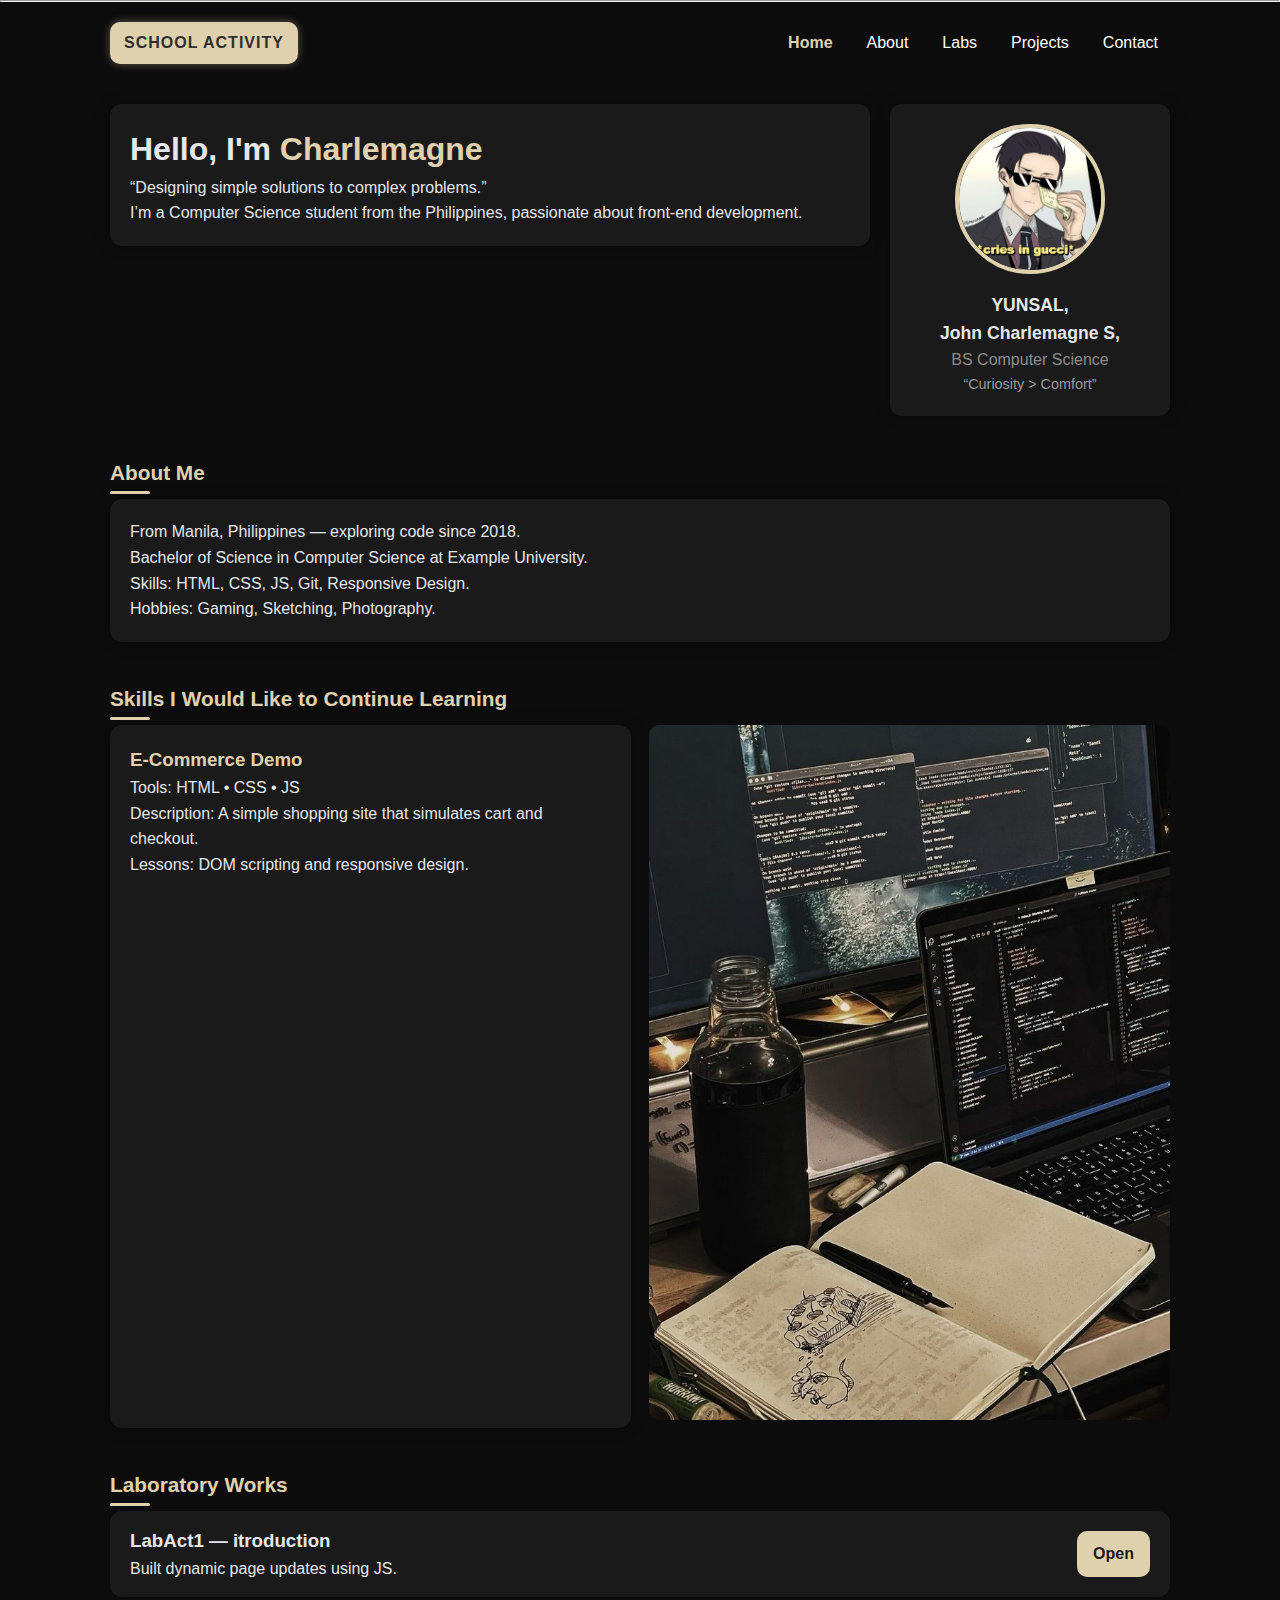
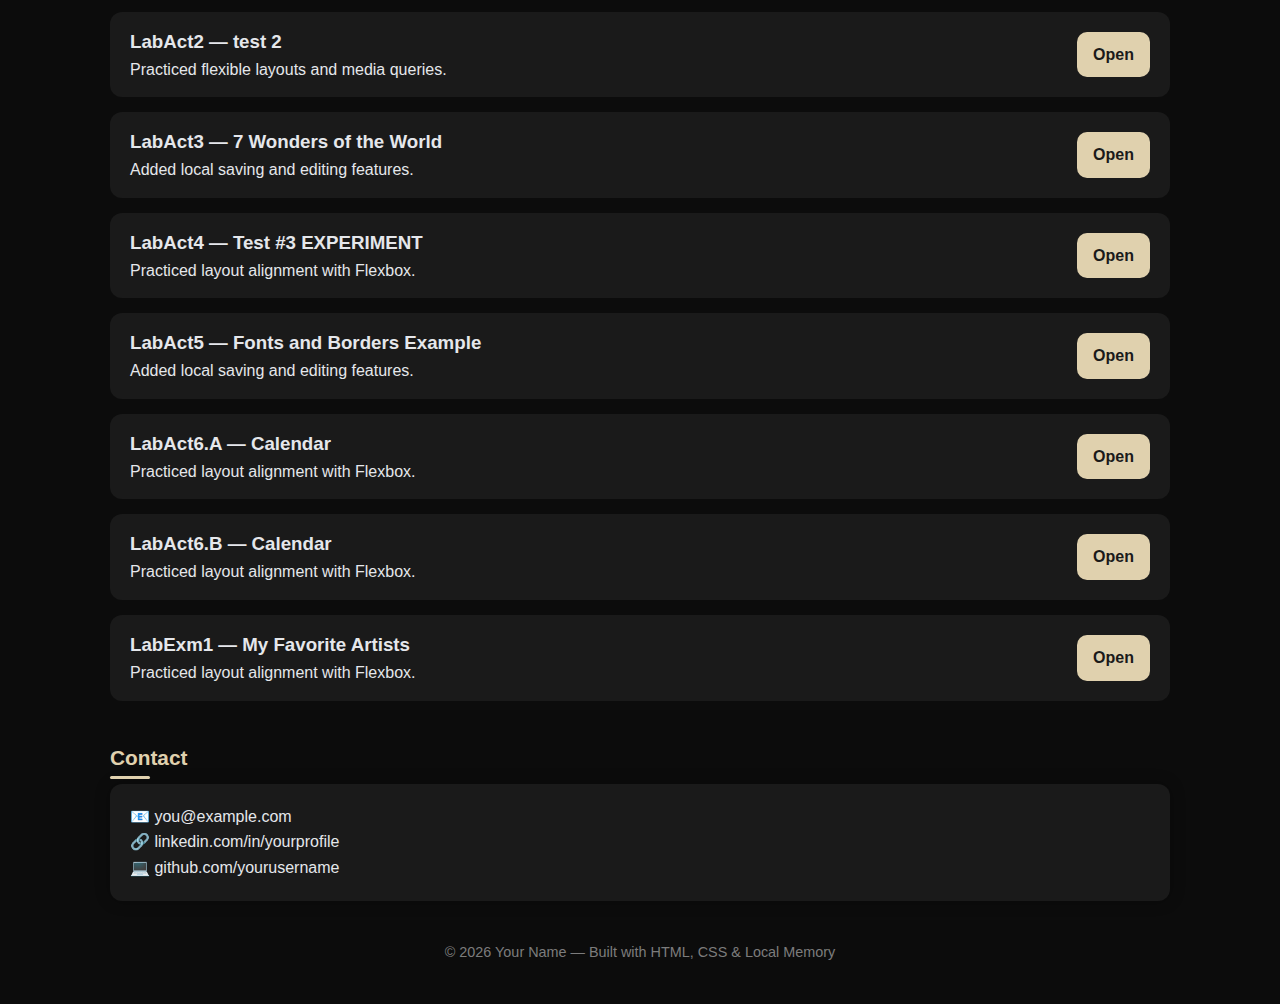
<file: index.html>
<!doctype html>
<html lang="en">
<head>
<meta charset="utf-8">
<meta name="viewport" content="width=device-width,initial-scale=1">
<title>Editable E-Portfolio</title>

<style>
:root {
  --accent:#e0d1ae;
  --bg:#0c0c0c;
  --card:#1a1a1a;
  --radius:12px;
  --maxw:1100px;
  --text:#e5e7eb;
  --muted:#999;
}

/* RESET + BASE */
*{box-sizing:border-box;margin:0;padding:0;transition:all 0.3s ease;}
body{
  font-family:"Inter",sans-serif;
  color:var(--text);
  background:var(--bg);
  line-height:1.6;
  overflow-x:hidden;
}
.container{
  max-width:var(--maxw);
  margin:auto;
  padding:20px;
}

/* HEADER */
header{
  display:flex;
  justify-content:space-between;
  align-items:center;
  margin-bottom:25px;
  flex-wrap:wrap;
  gap:10px;
  animation:fadeIn 1s ease forwards;
}
.logo{
  background:var(--accent);
  color:#1a1a1a;
  padding:8px 14px;
  border-radius:10px;
  font-weight:700;
  letter-spacing:1px;
  box-shadow:0 0 8px rgba(224,209,174,0.4);
  cursor:pointer;
  transition:transform 0.3s ease, box-shadow 0.3s ease;
}
.logo:hover{
  transform:scale(1.07);
  box-shadow:0 0 15px rgba(224,209,174,0.8);
}

nav{
  display:flex;
  gap:10px;
  flex-wrap:wrap;
}
nav a{
  color:white;
  text-decoration:none;
  padding:8px 12px;
  border-radius:8px;
  position:relative;
  overflow:hidden;
}
nav a::after{
  content:"";
  position:absolute;
  bottom:0;
  left:0;
  width:0;
  height:2px;
  background:var(--accent);
  transition:width 0.3s;
}
nav a:hover::after{
  width:100%;
}
nav a:hover{
  color:var(--accent);
}
nav a.active{
  color:var(--accent);
  font-weight:bold;
}

/* HERO */
.hero{
  display:grid;
  grid-template-columns:1fr 280px;
  gap:20px;
  align-items:start;
  animation:slideUp 1.2s ease forwards;
}
.card{
  background:var(--card);
  padding:20px;
  border-radius:var(--radius);
  box-shadow:0 0 15px rgba(0,0,0,0.3);
  transition:transform 0.3s ease, box-shadow 0.3s ease;
}
.card:hover{
  transform:translateY(-5px);
  box-shadow:0 0 25px rgba(224,209,174,0.3);
}

.btn{
  background:var(--accent);
  color:#1a1a1a;
  border:none;
  padding:10px 16px;
  border-radius:10px;
  cursor:pointer;
  text-decoration:none;
  text-align:center;
  display:inline-block;
  font-weight:600;
  transition:transform 0.25s ease, box-shadow 0.25s ease;
}
.btn:hover{
  transform:translateY(-2px) scale(1.05);
  box-shadow:0 0 15px rgba(224,209,174,0.6);
}
.btn:active{
  transform:scale(0.95);
}

/* PROFILE */
.profile-card{
  text-align:center;
  animation:fadeIn 1.5s ease;
}
.profile-photo{
  width:150px;
  height:150px;
  border-radius:50%;
  border:4px solid var(--accent);
  object-fit:cover;
  margin-bottom:10px;
  transition:transform 0.3s ease, box-shadow 0.3s ease;
}
.profile-photo:hover{
  transform:scale(1.05);
  box-shadow:0 0 20px rgba(224,209,174,0.5);
}
.profile-name{
  font-weight:700;
  font-size:1.1rem;
}

/* SECTION */
section{
  margin-top:40px;
  animation:fadeIn 1s ease;
}
.section-title{
  color:var(--accent);
  margin-bottom:10px;
  font-size:1.3rem;
  position:relative;
}
.section-title::after{
  content:"";
  position:absolute;
  left:0;
  bottom:-5px;
  width:40px;
  height:3px;
  background:var(--accent);
  border-radius:5px;
}

/* LABS */
.lab-list {
  display:flex;
  flex-direction:column;
  gap:15px;
}
.lab-item {
  display:flex;
  justify-content:space-between;
  align-items:center;
  background:var(--card);
  padding:15px 20px;
  border-radius:var(--radius);
  transition:transform 0.3s ease, box-shadow 0.3s ease;
}
.lab-item:hover{
  transform:translateY(-3px);
  box-shadow:0 0 20px rgba(224,209,174,0.2);
}

/* PROJECTS */
.featured{
  display:grid;
  grid-template-columns:1fr 1fr;
  gap:18px;
}
.featured img{
  width:100%;
  border-radius:10px;
  transition:transform 0.4s ease, box-shadow 0.4s ease;
}
.featured img:hover{
  transform:scale(1.03);
  box-shadow:0 0 20px rgba(224,209,174,0.3);
}

/* CONTACT */
.contact-list{
  display:flex;
  flex-direction:column;
  gap:6px;
  color:var(--muted);
}

/* FOOTER */
footer{
  text-align:center;
  color:var(--muted);
  margin:40px 0 20px;
  font-size:0.9rem;
  opacity:0.8;
  transition:opacity 0.3s ease;
}
footer:hover{
  opacity:1;
}

/* ANIMATIONS */
@keyframes fadeIn {
  from{opacity:0;transform:translateY(10px);}
  to{opacity:1;transform:translateY(0);}
}
@keyframes slideUp {
  from{opacity:0;transform:translateY(40px);}
  to{opacity:1;transform:translateY(0);}
}

/* RESPONSIVE */
@media (max-width:820px){
  .hero,.featured{grid-template-columns:1fr}
  .lab-item{flex-direction:column;align-items:flex-start}
  .lab-item .btn{align-self:flex-end;margin-top:8px}
}

</style>
</head>

<body><hr>
<div class="container">

  <!-- HEADER -->
  <header>
    <div class="logo" contenteditable="true" style="color: #2f2f2f;">SCHOOL ACTIVITY</div>
    <nav style="color: #e0d1ae;">
      <a href="#home" class="active">Home</a>
      <a href="#about">About</a>
      <a href="#labs">Labs</a>
      <a href="#projects">Projects</a>
      <a href="#contact">Contact</a>
    </nav>
  </header>

  <!-- HOME -->
  <section id="home" class="hero">
    <div class="card" contenteditable="true">
      <h1>Hello, I'm <span style="color:var(--accent)">Charlemagne</span></h1>
      <p>“Designing simple solutions to complex problems.”</p>
      <p>I’m a Computer Science student from the Philippines, passionate about front-end development.</p>
      
    </div>

    <aside class="profile-card card">
      <img src="f62b03f154d97f45ff17b6b5dbf3f90e.jpg" alt="Profile Photo" class="profile-photo">
      <div class="profile-name" contenteditable="true" >YUNSAL, <br>John Charlemagne S,</div>
      <div class="profile-role" contenteditable="true" style="color: #8c8c8c;">BS Computer Science</div>
      <div style="font-size:0.9rem;color:var(--muted);" contenteditable="true" style="color: #565656;">“Curiosity > Comfort”</div>
    </aside>
  </section>

  <!-- ABOUT -->
  <section id="about">
    <h2 class="section-title">About Me</h2>
    <div class="card" contenteditable="true">
      From Manila, Philippines — exploring code since 2018.<br>
      Bachelor of Science in Computer Science at Example University.<br>
      Skills: HTML, CSS, JS, Git, Responsive Design.<br>
      Hobbies: Gaming, Sketching, Photography.
    </div>
  </section>

  <!-- PROJECTS -->
  <section id="projects">
    <h2 class="section-title">Skills I Would Like to Continue Learning</h2>
    <div class="featured">
      <div class="card" contenteditable="true">
        <h3 style="color: #e0d1ae;">E-Commerce Demo</h3>
        Tools: HTML • CSS • JS<br>
        Description: A simple shopping site that simulates cart and checkout.<br>
        Lessons: DOM scripting and responsive design.
      </div>
      <div>
        <img src="be8bff85ac18b4cbfed58d05eb016227 (1).jpg" alt="Project image">
      </div>
    </div>
  </section>

  <!-- LABS -->
 <!-- LABS -->
<section id="labs">
  <h2 class="section-title">Laboratory Works</h2>
  <div class="lab-list">

    <div class="lab-item">
      <div>
        <h3>LabAct1 — itroduction</h3>
        Built dynamic page updates using JS.
      </div>
      <a href="LabAct1.html" class="btn"style="color: #1a1a1a;">Open</a>
    </div>

    <div class="lab-item">
      <div>
        <h3>LabAct2 — test 2</h3>
        Practiced flexible layouts and media queries.
      </div>
      <a href="LabAct2.html" class="btn"style="color: #1a1a1a;">Open</a>
    </div>

    <div class="lab-item">
      <div>
        <h3>LabAct3 — 7 Wonders of the World</h3>
        Added local saving and editing features.
      </div>
      <a href="LabAct3.html" class="btn" style="color: #1a1a1a;">Open</a>
    </div>

    <div class="lab-item">
      <div>
        <h3>LabAct4 — Test #3 EXPERIMENT</h3>
        Practiced layout alignment with Flexbox.
      </div>
      <a href="LabAct4.html" class="btn"style="color: #1a1a1a;">Open</a>
    </div>

<div class="lab-item">
      <div>
        <h3>LabAct5 — Fonts and Borders Example</h3>
        Added local saving and editing features.
      </div>
      <a href="LabAct5.html" class="btn"style="color: #1a1a1a;">Open</a>
    </div>

    <div class="lab-item">
      <div>
        <h3>LabAct6.A — Calendar</h3>
        Practiced layout alignment with Flexbox.
      </div>
      <a href="LabAct6A.html" class="btn"style="color: #1a1a1a;">Open</a>
    </div>

    <div class="lab-item">
      <div>
        <h3>LabAct6.B — Calendar</h3>
        Practiced layout alignment with Flexbox.
      </div>
      <a href="LABact6b.html" class="btn"style="color: #1a1a1a;">Open</a>
    </div>

<div class="lab-item">
      <div>
        <h3>LabExm1 — My Favorite Artists</h3>
        Practiced layout alignment with Flexbox.
      </div>
      <a href="LabExm1.html" class="btn"style="color: #1a1a1a;">Open</a>
    </div>

  </div>
</section>

  <!-- CONTACT -->
  <section id="contact">
    <h2 class="section-title">Contact</h2>
    <div class="card" contenteditable="false">
      📧 you@example.com<br>
      🔗 linkedin.com/in/yourprofile<br>
      💻 github.com/yourusername
    </div>
  </section>

  <!-- FOOTER -->
  <footer>
    © <span id="year"></span> <span>Your Name</span> — Built with HTML, CSS & Local Memory
  </footer>

</div>

<script>
// set footer year
document.getElementById("year").textContent = new Date().getFullYear();

// grab all editable elements
const editables = document.querySelectorAll("[contenteditable='true']");


</script>
</body>
</html>
</file>
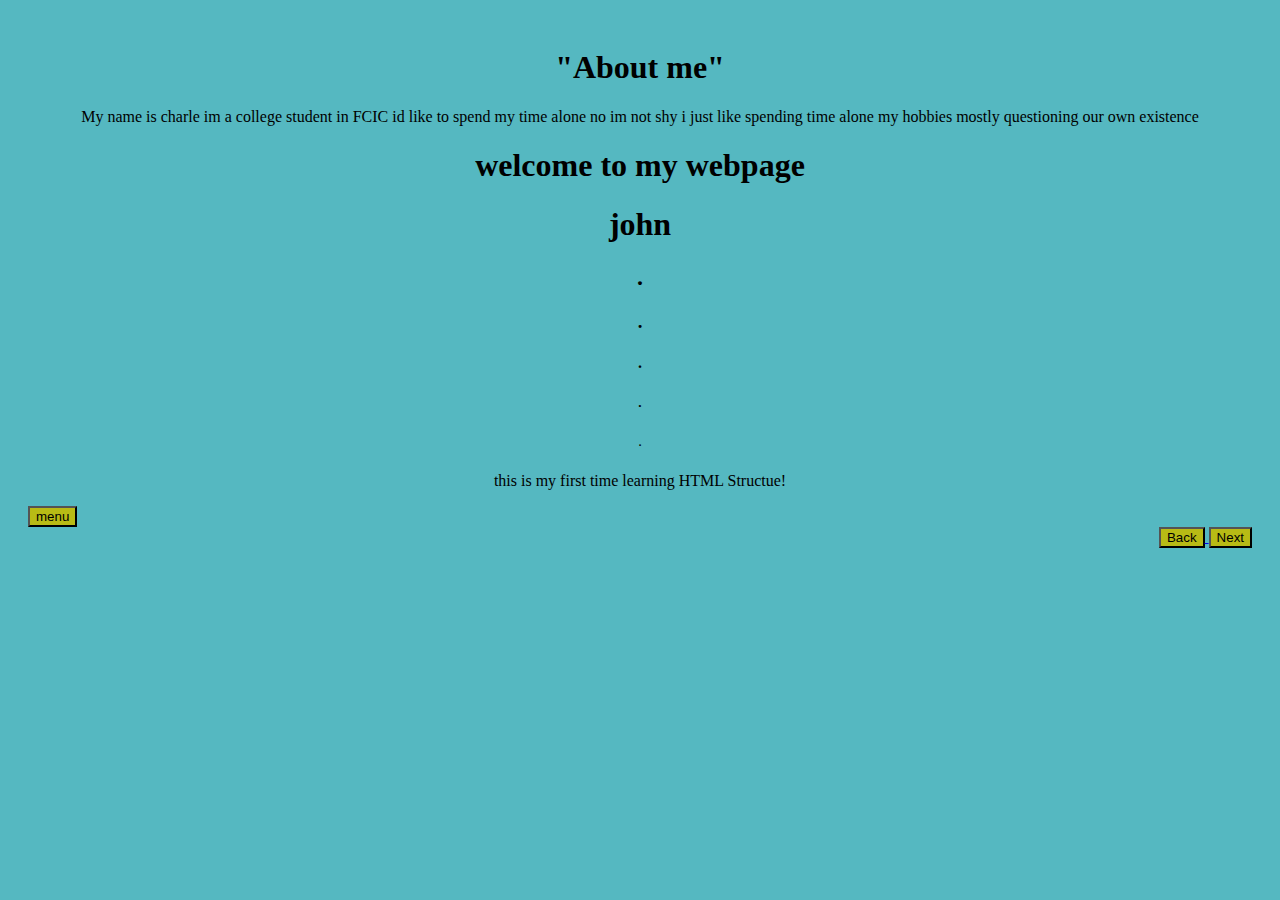
<file: LabAct1.html>
<!DOCTYPE html>
<html>
    <head>
        <title> itroduction</title>
 
        <body style="background-color: rgb(85, 184, 193); padding: 20px;">
             <center>     <h1>"About me"</h1>
        <p>My name is charle im a college student in FCIC id like to spend my time alone no im not shy i just like 
            spending time alone my hobbies mostly questioning our own existence  </p>

                   <h1>welcome to my webpage</h1>
        <h1>john</h1>
        <h2>.</h2>
        <h3>.</h3>
        <h4>.</h4>
        <h5>.</h5>
        <h6>.</h6>
        <p>this is my first time learning HTML Structue!</p>
 </center>
        </body>
    </head>

</html>
<a href="LabAct0.html">
        <button style="background-color: rgb(184, 187, 21);">menu</button>
    </a>

<div style="text-align: right;">
    <a href="LabAct0.html">
        <button style="background-color: rgb(184, 187, 21);">Back</button>
    </a>     
    <a href="LabAct2.html">
        <button style="background-color: rgb(184, 187, 21);">Next</button>
    </a>
</file>
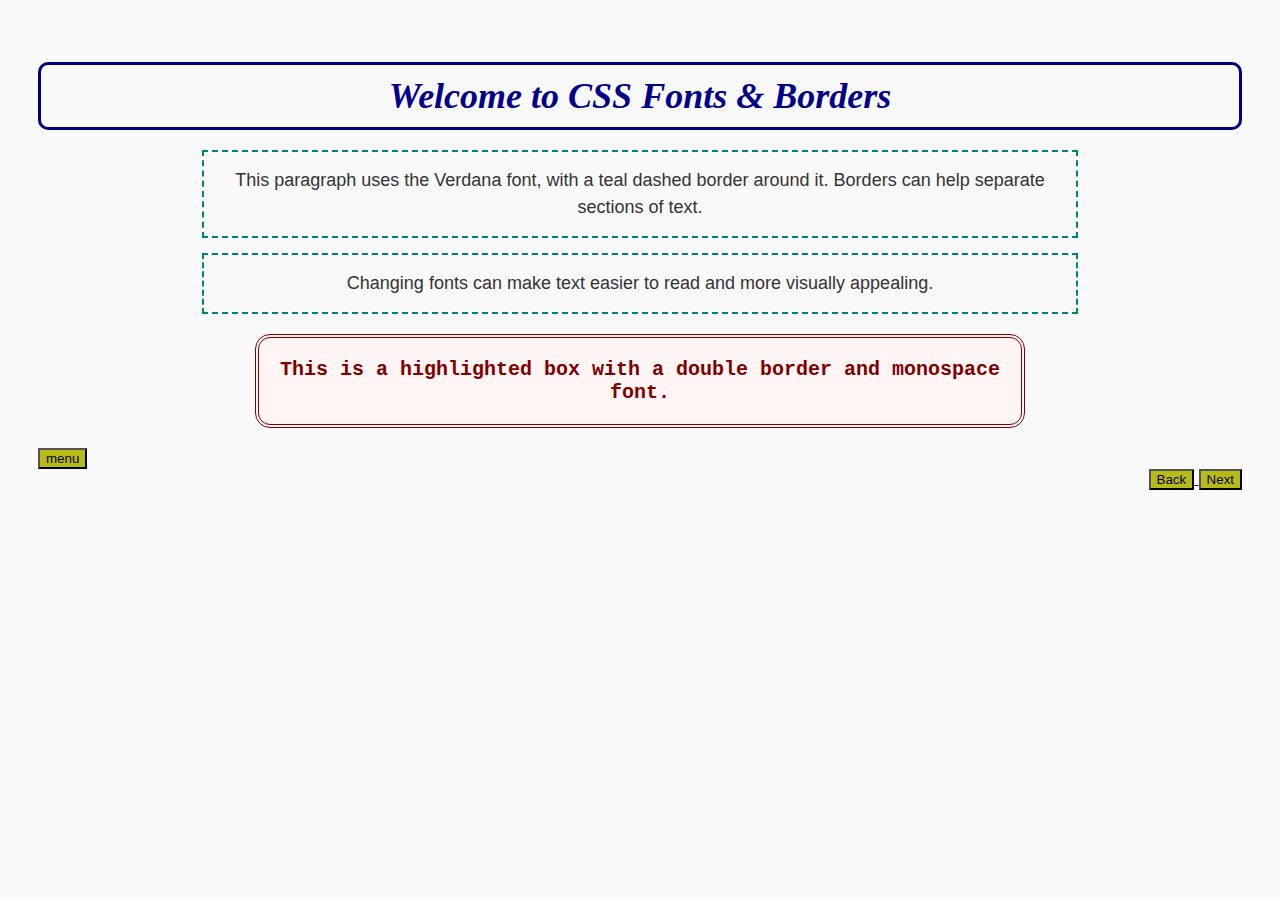
<file: LabAct5.html>
<!DOCTYPE html>
<html>
  <head>
      <title>Fonts and Borders Example</title>
      <link rel="stylesheet" href="LabAct5style.css">
  </head>
    </body>
 
            <h1>Welcome to CSS Fonts & Borders</h1>

            <p>This paragraph uses the Verdana font, with a teal dashed border around it. Borders can help separate sections of text.</p>

            <p>Changing fonts can make text easier to read and more visually appealing.</p>

            <div class="highlight-box">
              This is a highlighted box with a double border and monospace font.
          </div>
 
    </body>

      <div style="text-align: left;">
    <a href="LabAct0.html">
        <button style="background-color: rgb(184, 187, 21);">menu</button>

<div style="text-align: right;">
    <a href="LabAct4.html">
        <button style="background-color: rgb(184, 187, 21);">Back</button>
    </a>     
    <a href="LabAct6A.html">
        <button style="background-color: rgb(184, 187, 21);">Next</button>
    </a>   
</html>
</file>
<file: LabAct5style.css>
body {
      font-family: Arial, sans-serif;
      background-color: #f9f9f9;
      text-align: center;
      padding: 30px;
}

h1 {
      font-family: "Georgia", serif;
      font-size: 36px;
      font-style: italic;
      color: darkblue;
      border: 3px solid navy;
      border-radius: 10px;
      padding: 10px;
      margin-bottom: 20px;
}

p {
      font-family: "Verdana", sans-serif;
      font-size: 18px;
      line-height: 1.5;
      color: #333;
      border: 2px dashed teal;
      padding: 15px;
      margin: 15px auto;
      width: 70%;
}
    .highlight-box {
      font-family: "Courier New", monospace;
      font-size: 20px;
      font-weight: bold;
      color: maroon;
      border: 4px double maroon;
      border-radius: 15px;
      padding: 20px;
      margin: 20px auto;
      width: 60%;
      background-color: #fff5f5
</file>
